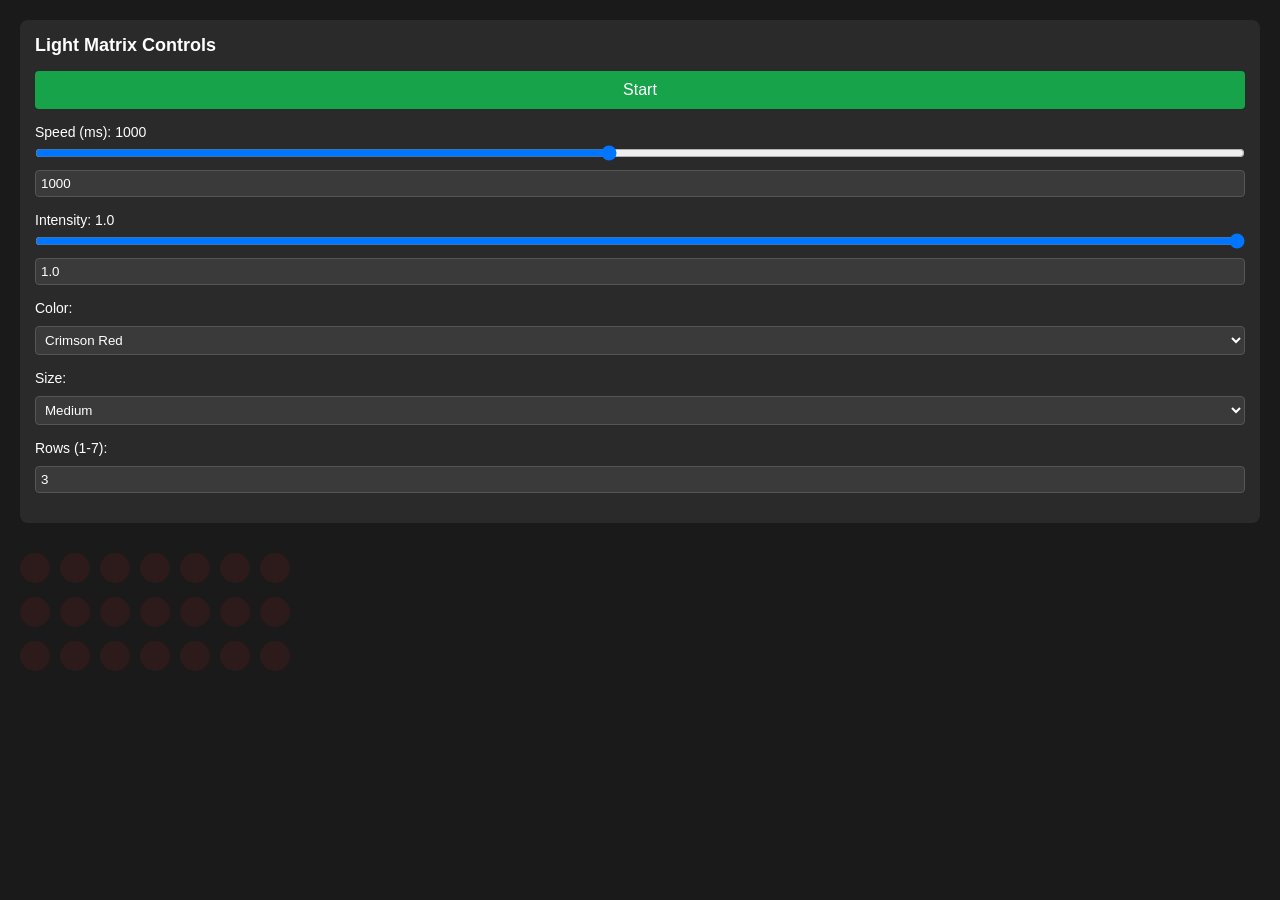
<file: lights/index.html>
<!DOCTYPE html>
<html lang="en">
<head>
    <meta charset="UTF-8">
    <meta name="viewport" content="width=device-width, initial-scale=1.0">
    <title>Ripple Light Matrix</title>
    <link rel="stylesheet" href="styles.css">
</head>
<body>
    <div id="control-panel">
        <h2>Light Matrix Controls</h2>
        
        <div class="control-group">
            <button id="start-stop-btn">Start</button>
        </div>
        
        <div class="control-group">
            <label for="interval-input">Speed (ms): <span id="interval-value">1000</span></label>
            <input type="range" id="interval-input" min="100" max="2000" value="1000">
            <input type="number" id="interval-number" min="100" max="2000" value="1000">
        </div>
        
        <div class="control-group">
            <label for="intensity-input">Intensity: <span id="intensity-value">1.0</span></label>
            <input type="range" id="intensity-input" min="30" max="100" value="100">
            <input type="number" id="intensity-number" min="0.3" max="1.0" step="0.01" value="1.0">
        </div>
        
        <div class="control-group">
            <label for="color-select">Color:</label>
            <select id="color-select">
                <option value="#dc2626">Crimson Red</option>
                <option value="#16a34a">Emerald Green</option>
                <option value="#ca8a04">Classic Gold</option>
                <option value="#2563eb">Royal Blue</option>
            </select>
        </div>
        
        <div class="control-group">
            <label for="size-select">Size:</label>
            <select id="size-select">
                <option value="20px">Small</option>
                <option value="30px" selected>Medium</option>
                <option value="40px">Large</option>
            </select>
        </div>
        
        <div class="control-group">
            <label for="row-count">Rows (1-7):</label>
            <input type="number" id="row-count" min="1" max="7" value="3">
        </div>
    </div>
    
    <div id="lights-display-matrix"></div>
    
    <script src="app.js"></script>
</body>
</html>
</file>
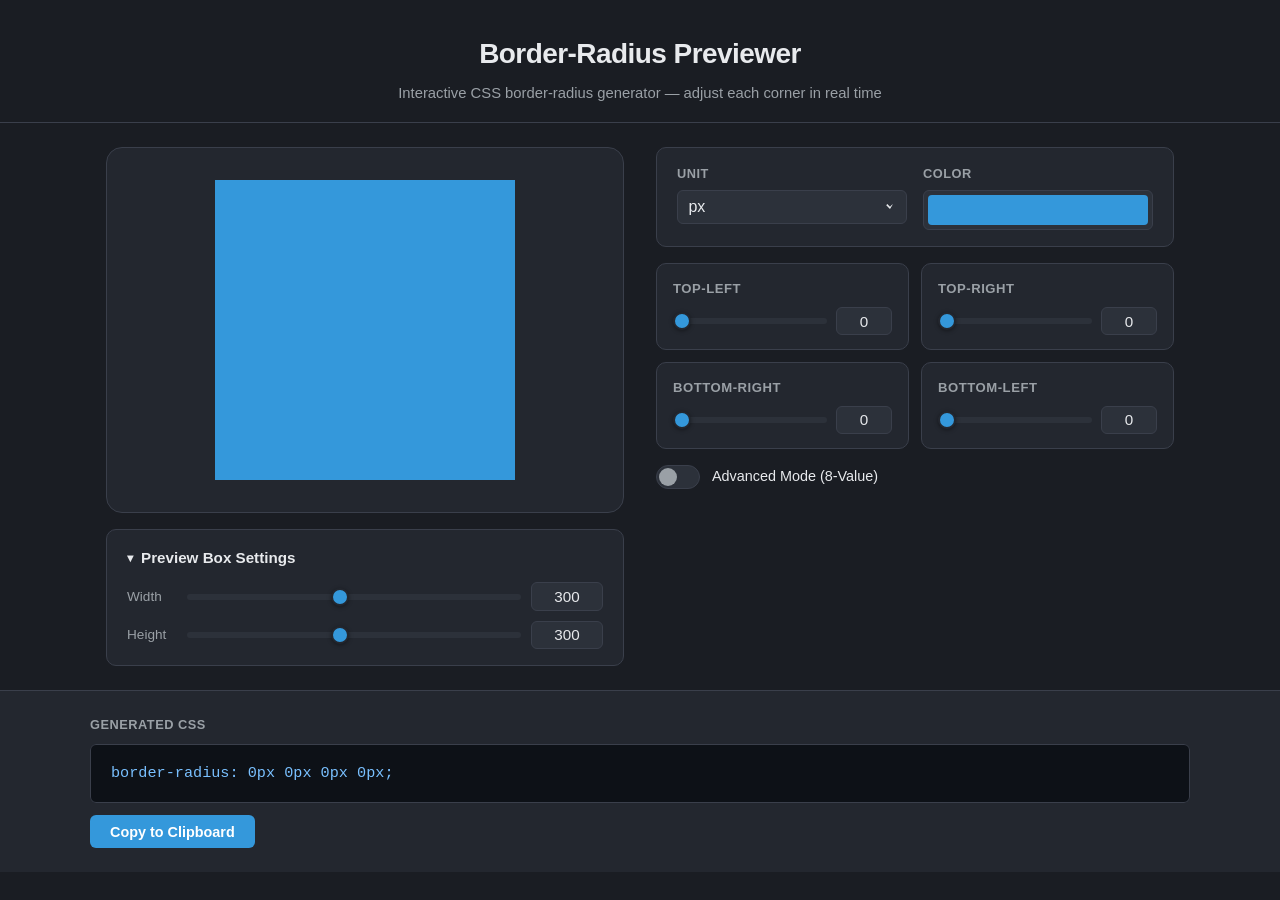
<file: border_radius_previewer/radius_tool.html>
<!DOCTYPE html>
<html lang="en">
<head>
    <meta charset="UTF-8">
    <meta name="viewport" content="width=device-width, initial-scale=1.0">
    <title>Border-Radius Previewer</title>
    <style>
*, *::before, *::after {
    box-sizing: border-box;
    margin: 0;
    padding: 0;
}

:root {
    --bg: #1a1d23;
    --surface: #23272f;
    --surface-alt: #2c313a;
    --text-primary: #e8eaed;
    --text-secondary: #9aa0a6;
    --accent: #3498db;
    --accent-hover: #2980b9;
    --accent-success: #27ae60;
    --border: #3a3f4b;
    --focus-ring: 3px solid #5cadef;
    --radius-sm: 6px;
    --radius-md: 10px;
    --radius-lg: 16px;
    font-size: 16px;
}

html, body {
    min-height: 100%;
}

body {
    font-family: -apple-system, BlinkMacSystemFont, 'Segoe UI', Roboto, Oxygen, Ubuntu, Cantarell, sans-serif;
    background-color: var(--bg);
    color: var(--text-primary);
    line-height: 1.6;
    display: flex;
    flex-direction: column;
    align-items: stretch;
}

header {
    text-align: center;
    padding: 2rem 1rem 1rem;
    border-bottom: 1px solid var(--border);
}

header h1 {
    font-size: 1.75rem;
    font-weight: 700;
    letter-spacing: -0.02em;
    color: var(--text-primary);
}

header p {
    margin-top: 0.35rem;
    font-size: 0.925rem;
    color: var(--text-secondary);
}

.container {
    display: grid;
    grid-template-columns: 1fr 1fr;
    gap: 2rem;
    max-width: 1100px;
    margin: 0 auto;
    padding: 1.5rem 1rem;
    width: 100%;
    flex: 1;
}

@media (max-width: 768px) {
    .container {
        grid-template-columns: 1fr;
    }
}

/* ── Preview Section ── */

.preview-section {
    display: flex;
    flex-direction: column;
    gap: 1rem;
}

.preview-wrapper {
    display: flex;
    align-items: center;
    justify-content: center;
    background-color: var(--surface);
    border-radius: var(--radius-lg);
    border: 1px solid var(--border);
    padding: 2rem;
    min-height: 340px;
    overflow: hidden;
}

#preview-box {
    background-color: #3498db;
    transition: background-color 0.2s ease, border-radius 0.05s linear, width 0.2s ease, height 0.2s ease;
    will-change: border-radius;
    width: 300px;
    height: 300px;
    border-radius: 0px;
    flex-shrink: 0;
}

/* ── Settings Panel ── */

.settings-panel {
    background-color: var(--surface);
    border: 1px solid var(--border);
    border-radius: var(--radius-md);
    padding: 1rem 1.25rem;
}

.settings-panel summary {
    font-weight: 600;
    font-size: 0.95rem;
    cursor: pointer;
    margin-bottom: 0.75rem;
    list-style: none;
    display: flex;
    align-items: center;
    gap: 0.5rem;
    user-select: none;
}

.settings-panel summary::-webkit-details-marker {
    display: none;
}

.settings-panel summary::before {
    content: '▸';
    font-size: 0.75rem;
    transition: transform 0.2s;
}

.settings-panel[open] summary::before {
    transform: rotate(90deg);
}

.settings-group {
    display: flex;
    align-items: center;
    gap: 0.75rem;
    margin-bottom: 0.6rem;
}

.settings-group:last-child {
    margin-bottom: 0;
}

.settings-group label {
    flex: 0 0 48px;
    font-size: 0.85rem;
    color: var(--text-secondary);
}

.settings-input-row {
    flex: 1;
    display: flex;
    align-items: center;
    gap: 0.6rem;
}

.settings-input-row input[type="range"] {
    flex: 1;
}

.settings-input-row input[type="number"] {
    width: 72px;
}

/* ── Controls Section ── */

.controls-section {
    display: flex;
    flex-direction: column;
    gap: 1rem;
}

.global-settings {
    display: flex;
    gap: 1rem;
    background-color: var(--surface);
    border: 1px solid var(--border);
    border-radius: var(--radius-md);
    padding: 1rem 1.25rem;
}

.setting-item {
    display: flex;
    flex-direction: column;
    gap: 0.35rem;
    flex: 1;
}

.setting-item label {
    font-size: 0.8rem;
    font-weight: 600;
    color: var(--text-secondary);
    text-transform: uppercase;
    letter-spacing: 0.04em;
}

/* Custom select */
#unit-select {
    appearance: none;
    -webkit-appearance: none;
    background-color: var(--surface-alt);
    border: 1px solid var(--border);
    color: var(--text-primary);
    padding: 0.45rem 2rem 0.45rem 0.65rem;
    border-radius: var(--radius-sm);
    font-size: 1rem;
    cursor: pointer;
    background-image: url("data:image/svg+xml,%3Csvg xmlns='http://www.w3.org/2000/svg' width='12' height='12' fill='%23e8eaed' viewBox='0 0 16 16'%3E%3Cpath d='M8 10.5l-5-5 1.41-1.41L8 7.67l3.59-3.58L11 5.5z'/%3E%3C/svg%3E");
    background-repeat: no-repeat;
    background-position: right 0.6rem center;
    min-width: 80px;
}

#unit-select:focus {
    outline: none;
    border-color: var(--accent);
    box-shadow: var(--focus-ring);
}

/* Custom color picker */
#color-picker {
    -webkit-appearance: none;
    appearance: none;
    width: 100%;
    height: 40px;
    border: 1px solid var(--border);
    border-radius: var(--radius-sm);
    background-color: var(--surface-alt);
    cursor: pointer;
    padding: 4px;
}

#color-picker::-webkit-color-swatch-wrapper {
    padding: 0;
}

#color-picker::-webkit-color-swatch {
    border: none;
    border-radius: 4px;
}

#color-picker:focus {
    outline: none;
    box-shadow: var(--focus-ring);
    border-color: var(--accent);
}

/* ── Corner Controls ── */

.corner-controls {
    display: grid;
    grid-template-columns: 1fr 1fr;
    gap: 0.75rem;
}

@media (max-width: 480px) {
    .corner-controls {
        grid-template-columns: 1fr;
    }
}

.corner-group {
    background-color: var(--surface);
    border: 1px solid var(--border);
    border-radius: var(--radius-md);
    padding: 0.85rem 1rem;
}

.corner-label {
    display: block;
    font-size: 0.82rem;
    font-weight: 600;
    color: var(--text-secondary);
    text-transform: uppercase;
    letter-spacing: 0.04em;
    margin-bottom: 0.5rem;
}

.corner-inputs {
    display: flex;
    align-items: center;
    gap: 0.6rem;
}

/* ── Range Slider ── */

input[type="range"] {
    -webkit-appearance: none;
    appearance: none;
    width: 100%;
    height: 6px;
    background: var(--surface-alt);
    border-radius: 999px;
    border: none;
    cursor: pointer;
    outline: none;
}

input[type="range"]::-webkit-slider-thumb {
    -webkit-appearance: none;
    width: 18px;
    height: 18px;
    border-radius: 50%;
    background-color: var(--accent);
    border: 2px solid var(--surface);
    box-shadow: 0 1px 4px rgba(0,0,0,0.4);
    cursor: pointer;
    transition: background-color 0.15s;
}

input[type="range"]::-moz-range-thumb {
    width: 18px;
    height: 18px;
    border-radius: 50%;
    background-color: var(--accent);
    border: 2px solid var(--surface);
    box-shadow: 0 1px 4px rgba(0,0,0,0.4);
    cursor: pointer;
}

input[type="range"]:focus {
    outline: none;
    box-shadow: var(--focus-ring);
    border-radius: 999px;
}

input[type="range"]:hover::-webkit-slider-thumb {
    background-color: var(--accent-hover);
}

/* ── Number Input ── */

.corner-number,
.settings-input-row input[type="number"] {
    -moz-appearance: textfield;
    -webkit-appearance: none;
    appearance: none;
    background-color: var(--surface-alt);
    border: 1px solid var(--border);
    color: var(--text-primary);
    padding: 0.3rem 0.5rem;
    border-radius: var(--radius-sm);
    text-align: center;
    font-size: 0.95rem;
    font-family: inherit;
    width: 72px;
}

input[type="number"]::-webkit-outer-spin-button,
input[type="number"]::-webkit-inner-spin-button {
    -webkit-appearance: none;
    margin: 0;
}

.corner-number:focus,
.settings-input-row input[type="number"]:focus {
    outline: none;
    border-color: var(--accent);
    box-shadow: var(--focus-ring);
}

/* ── Toggle Switch ── */

.advanced-toggle {
    display: flex;
    align-items: center;
}

.toggle-switch {
    display: inline-flex;
    align-items: center;
    gap: 0.75rem;
    cursor: pointer;
    user-select: none;
}

.toggle-switch input[type="checkbox"] {
    position: absolute;
    opacity: 0;
    width: 0;
    height: 0;
}

.toggle-slider {
    position: relative;
    width: 44px;
    height: 24px;
    background-color: var(--surface-alt);
    border: 1px solid var(--border);
    border-radius: 999px;
    transition: background-color 0.2s;
    flex-shrink: 0;
}

.toggle-slider::after {
    content: '';
    position: absolute;
    top: 2px;
    left: 2px;
    width: 18px;
    height: 18px;
    background-color: var(--text-secondary);
    border-radius: 50%;
    transition: transform 0.2s, background-color 0.2s;
}

.toggle-switch input:checked + .toggle-slider {
    background-color: var(--accent);
    border-color: var(--accent);
}

.toggle-switch input:checked + .toggle-slider::after {
    transform: translateX(20px);
    background-color: #fff;
}

.toggle-switch input:focus + .toggle-slider {
    box-shadow: var(--focus-ring);
}

.toggle-label {
    font-size: 0.9rem;
    font-weight: 500;
    color: var(--text-primary);
}

/* ── Advanced Panel ── */

.advanced-panel {
    background-color: var(--surface);
    border: 1px solid var(--border);
    border-radius: var(--radius-md);
    padding: 1rem 1.25rem;
}

.advanced-panel h3 {
    font-size: 1rem;
    font-weight: 600;
    margin-bottom: 0.25rem;
}

.panel-note {
    font-size: 0.8rem;
    color: var(--text-secondary);
    margin-bottom: 0.75rem;
}

.advanced-group {
    display: grid;
    grid-template-columns: 1fr 1fr;
    gap: 0.75rem;
}

@media (max-width: 480px) {
    .advanced-group {
        grid-template-columns: 1fr;
    }
}

.advanced-corner-group {
    background-color: var(--surface-alt);
    border: 1px solid var(--border);
    border-radius: var(--radius-md);
    padding: 0.85rem 1rem;
}

[hidden] {
    display: none !important;
}

/* ── Output Section ── */

.output-section {
    border-top: 1px solid var(--border);
    padding: 1.5rem 1rem;
    background-color: var(--surface);
}

.output-group {
    max-width: 1100px;
    margin: 0 auto;
}

.output-group > label {
    display: block;
    font-size: 0.8rem;
    font-weight: 600;
    color: var(--text-secondary);
    text-transform: uppercase;
    letter-spacing: 0.04em;
    margin-bottom: 0.5rem;
}

.output-code-wrapper {
    border-radius: var(--radius-sm);
    overflow: hidden;
    margin-bottom: 0.75rem;
}

.output-code {
    display: block;
    background-color: #0d1117;
    color: #79c0ff;
    font-family: 'SF Mono', 'Fira Code', 'Fira Mono', 'Cascadia Code', 'Consolas', 'Courier New', monospace;
    font-size: 0.95rem;
    line-height: 1.65;
    padding: 1rem 1.25rem;
    overflow-x: auto;
    border: 1px solid var(--border);
    border-radius: var(--radius-sm);
}

.copy-btn {
    background-color: var(--accent);
    color: #fff;
    border: none;
    padding: 0.55rem 1.25rem;
    border-radius: var(--radius-sm);
    font-size: 0.9rem;
    font-weight: 600;
    font-family: inherit;
    cursor: pointer;
    transition: background-color 0.15s, color 0.15s;
}

.copy-btn:hover {
    background-color: var(--accent-hover);
}

.copy-btn:focus {
    outline: none;
    box-shadow: var(--focus-ring);
}

.copy-btn.copied {
    background-color: var(--accent-success);
}
    </style>
</head>
<body>
    <header>
        <h1>Border-Radius Previewer</h1>
        <p>Interactive CSS border-radius generator — adjust each corner in real time</p>
    </header>

    <div class="container">
        <section class="preview-section">
            <div class="preview-wrapper">
                <div id="preview-box"></div>
            </div>
            <details open class="settings-panel">
                <summary>Preview Box Settings</summary>
                <div class="settings-group">
                    <label for="preview-width">Width</label>
                    <div class="settings-input-row">
                        <input type="range" id="preview-width-slider" min="50" max="600" value="300">
                        <input type="number" id="preview-width" min="50" max="600" value="300">
                    </div>
                </div>
                <div class="settings-group">
                    <label for="preview-height">Height</label>
                    <div class="settings-input-row">
                        <input type="range" id="preview-height-slider" min="50" max="600" value="300">
                        <input type="number" id="preview-height" min="50" max="600" value="300">
                    </div>
                </div>
            </details>
        </section>

        <section class="controls-section">
            <div class="global-settings">
                <div class="setting-item">
                    <label for="unit-select">Unit</label>
                    <select id="unit-select">
                        <option value="px" selected>px</option>
                        <option value="%">%</option>
                    </select>
                </div>
                <div class="setting-item">
                    <label for="color-picker">Color</label>
                    <input type="color" id="color-picker" value="#3498db">
                </div>
            </div>

            <div class="corner-controls" id="corner-controls">
                <div class="corner-group" data-corner="tl">
                    <span class="corner-label">Top-Left</span>
                    <div class="corner-inputs">
                        <input type="range" class="corner-slider" id="tl-slider" min="0" max="150" value="0" aria-label="Top-Left border-radius slider">
                        <input type="number" class="corner-number" id="tl-number" min="0" max="150" value="0" aria-label="Top-Left border-radius number">
                    </div>
                </div>
                <div class="corner-group" data-corner="tr">
                    <span class="corner-label">Top-Right</span>
                    <div class="corner-inputs">
                        <input type="range" class="corner-slider" id="tr-slider" min="0" max="150" value="0" aria-label="Top-Right border-radius slider">
                        <input type="number" class="corner-number" id="tr-number" min="0" max="150" value="0" aria-label="Top-Right border-radius number">
                    </div>
                </div>
                <div class="corner-group" data-corner="br">
                    <span class="corner-label">Bottom-Right</span>
                    <div class="corner-inputs">
                        <input type="range" class="corner-slider" id="br-slider" min="0" max="150" value="0" aria-label="Bottom-Right border-radius slider">
                        <input type="number" class="corner-number" id="br-number" min="0" max="150" value="0" aria-label="Bottom-Right border-radius number">
                    </div>
                </div>
                <div class="corner-group" data-corner="bl">
                    <span class="corner-label">Bottom-Left</span>
                    <div class="corner-inputs">
                        <input type="range" class="corner-slider" id="bl-slider" min="0" max="150" value="0" aria-label="Bottom-Left border-radius slider">
                        <input type="number" class="corner-number" id="bl-number" min="0" max="150" value="0" aria-label="Bottom-Left border-radius number">
                    </div>
                </div>
            </div>

            <div class="advanced-toggle">
                <label class="toggle-switch">
                    <input type="checkbox" id="advanced-toggle">
                    <span class="toggle-slider"></span>
                    <span class="toggle-label">Advanced Mode (8-Value)</span>
                </label>
            </div>

            <div class="advanced-panel" id="advanced-panel" hidden>
                <h3>Advanced Controls</h3>
                <p class="panel-note">Set separate horizontal and vertical radii for each corner.</p>
                <div class="advanced-group">
                    <div class="advanced-corner-group" data-corner="tl-v">
                        <span class="corner-label">Top-Left Vertical</span>
                        <div class="corner-inputs">
                            <input type="range" class="corner-slider" id="tl-v-slider" min="0" max="150" value="0" aria-label="Top-Left vertical border-radius slider">
                            <input type="number" class="corner-number" id="tl-v-number" min="0" max="150" value="0" aria-label="Top-Left vertical border-radius number">
                        </div>
                    </div>
                    <div class="advanced-corner-group" data-corner="tr-v">
                        <span class="corner-label">Top-Right Vertical</span>
                        <div class="corner-inputs">
                            <input type="range" class="corner-slider" id="tr-v-slider" min="0" max="150" value="0" aria-label="Top-Right vertical border-radius slider">
                            <input type="number" class="corner-number" id="tr-v-number" min="0" max="150" value="0" aria-label="Top-Right vertical border-radius number">
                        </div>
                    </div>
                    <div class="advanced-corner-group" data-corner="br-v">
                        <span class="corner-label">Bottom-Right Vertical</span>
                        <div class="corner-inputs">
                            <input type="range" class="corner-slider" id="br-v-slider" min="0" max="150" value="0" aria-label="Bottom-Right vertical border-radius slider">
                            <input type="number" class="corner-number" id="br-v-number" min="0" max="150" value="0" aria-label="Bottom-Right vertical border-radius number">
                        </div>
                    </div>
                    <div class="advanced-corner-group" data-corner="bl-v">
                        <span class="corner-label">Bottom-Left Vertical</span>
                        <div class="corner-inputs">
                            <input type="range" class="corner-slider" id="bl-v-slider" min="0" max="150" value="0" aria-label="Bottom-Left vertical border-radius slider">
                            <input type="number" class="corner-number" id="bl-v-number" min="0" max="150" value="0" aria-label="Bottom-Left vertical border-radius number">
                        </div>
                    </div>
                </div>
            </div>
        </section>
    </div>

    <footer class="output-section">
        <div class="output-group">
            <label for="css-output">Generated CSS</label>
            <div class="output-code-wrapper">
                <code id="css-output" class="output-code" readonly></code>
            </div>
            <button id="copy-btn" class="copy-btn">Copy to Clipboard</button>
        </div>
    </footer>

    <script>
(function () {
    'use strict';

    const state = {
        unit: 'px',
        tl: 0, tr: 0, br: 0, bl: 0,
        tlV: 0, trV: 0, brV: 0, blV: 0,
        color: '#3498db',
        width: 300,
        height: 300,
        advanced: false,
    };

    const MAX_PX = 150;
    const MAX_PCT = 50;

    function debounce(fn, delay) {
        let timer;
        return function () {
            const args = arguments;
            clearTimeout(timer);
            timer = setTimeout(function () { fn.apply(null, args); }, delay);
        };
    }

    var previewBox     = document.getElementById('preview-box');
    var unitSelect     = document.getElementById('unit-select');
    var colorPicker    = document.getElementById('color-picker');
    var copyBtn        = document.getElementById('copy-btn');
    var cssOutput      = document.getElementById('css-output');
    var advancedToggle = document.getElementById('advanced-toggle');
    var advancedPanel  = document.getElementById('advanced-panel');
    var widthSlider    = document.getElementById('preview-width-slider');
    var widthInput     = document.getElementById('preview-width');
    var heightSlider   = document.getElementById('preview-height-slider');
    var heightInput    = document.getElementById('preview-height');

    var corners = ['tl', 'tr', 'br', 'bl'];

    function clamp(val, min, max) { return Math.max(min, Math.min(max, val)); }

    function sanitizeNumber(str) {
        var parsed = parseFloat(str);
        return isNaN(parsed) ? 0 : Math.round(parsed);
    }

    function getMax() { return state.unit === 'px' ? MAX_PX : MAX_PCT; }

    function setControlsRange(key, max) {
        var slider = document.getElementById(key + '-slider');
        var number = document.getElementById(key + '-number');
        if (slider) slider.max = max;
        if (number) number.max = max;
    }

    function updateSliderFromState() {
        corners.forEach(function (c) {
            var slider = document.getElementById(c + '-slider');
            var number = document.getElementById(c + '-number');
            if (slider) slider.value = state[c];
            if (number) number.value = state[c];
        });
        if (state.advanced) {
            corners.forEach(function (c) {
                var sliderV = document.getElementById(c + '-v-slider');
                var numberV = document.getElementById(c + '-v-number');
                var vKey = c + 'V';
                if (sliderV) sliderV.value = state[vKey];
                if (numberV) numberV.value = state[vKey];
            });
        }
    }

    function rebuildSliders(max) {
        corners.forEach(function (c) {
            setControlsRange(c, max);
            setControlsRange(c + '-v', max);
        });
        updateSliderFromState();
    }

    function buildCssString() {
        var u = state.unit;
        var prefix = function (v) { return v + u; };
        if (state.advanced) {
            var h = prefix(state.tl) + ' ' + prefix(state.tr) + ' ' + prefix(state.br) + ' ' + prefix(state.bl);
            var v = prefix(state.tlV) + ' ' + prefix(state.trV) + ' ' + prefix(state.brV) + ' ' + prefix(state.blV);
            return 'border-radius: ' + h + ' / ' + v + ';';
        }
        var vals = prefix(state.tl) + ' ' + prefix(state.tr) + ' ' + prefix(state.br) + ' ' + prefix(state.bl);
        return 'border-radius: ' + vals + ';';
    }

    var rafPending = false;

    function updateUi() {
        if (rafPending) return;
        rafPending = true;
        requestAnimationFrame(function () {
            rafPending = false;
            var css = buildCssString();
            cssOutput.textContent = css;
            previewBox.style.borderRadius = state.advanced
                ? state.tl + state.unit + ' ' + state.tr + state.unit + ' ' + state.br + state.unit + ' ' + state.bl + state.unit + ' / '
                    + state.tlV + state.unit + ' ' + state.trV + state.unit + ' ' + state.brV + state.unit + ' ' + state.blV + state.unit
                : state.tl + state.unit + ' ' + state.tr + state.unit + ' ' + state.br + state.unit + ' ' + state.bl + state.unit;
        });
    }

    function updatePreviewBoxStyle() {
        previewBox.style.backgroundColor = state.color;
        previewBox.style.width = state.width + 'px';
        previewBox.style.height = state.height + 'px';
    }

    unitSelect.addEventListener('change', function () {
        var prevMax = state.unit === 'px' ? MAX_PX : MAX_PCT;
        state.unit = unitSelect.value;
        var newMax = getMax();
        var ratio = newMax / prevMax;
        corners.forEach(function (c) {
            state[c] = clamp(Math.round(state[c] * ratio), 0, newMax);
        });
        if (state.advanced) {
            corners.forEach(function (c) {
                var vKey = c + 'V';
                state[vKey] = clamp(Math.round(state[vKey] * ratio), 0, newMax);
            });
        }
        rebuildSliders(newMax);
        updateUi();
    });

    colorPicker.addEventListener('input', function () {
        state.color = colorPicker.value;
        updatePreviewBoxStyle();
    });

    function syncSizeControls(dir, val) {
        var sl  = dir === 'width' ? widthSlider  : heightSlider;
        var inp = dir === 'width' ? widthInput   : heightInput;
        state[dir] = val;
        if (sl)  sl.value  = val;
        if (inp) inp.value = val;
        updatePreviewBoxStyle();
    }

    widthSlider.addEventListener('input',  function () { syncSizeControls('width',  +widthSlider.value); });
    widthInput.addEventListener('input',   function () { syncSizeControls('width',  clamp(sanitizeNumber(widthInput.value),  50, 600)); });
    heightSlider.addEventListener('input', function () { syncSizeControls('height', +heightSlider.value); });
    heightInput.addEventListener('input',  function () { syncSizeControls('height', clamp(sanitizeNumber(heightInput.value), 50, 600)); });

    function bindCornerControl(c, isVertical) {
        var suffix = isVertical ? '-v' : '';
        var slider = document.getElementById(c + suffix + '-slider');
        var number = document.getElementById(c + suffix + '-number');
        var key = c + (isVertical ? 'V' : '');

        if (slider) {
            slider.addEventListener('input', function () {
                state[key] = +slider.value;
                if (number) number.value = state[key];
                updateUi();
            });
        }
        if (number) {
            number.addEventListener('input', debounce(function () {
                var val = clamp(sanitizeNumber(number.value), 0, getMax());
                state[key] = val;
                if (slider) slider.value = val;
                number.value = val;
                updateUi();
            }, 150));
        }
    }

    corners.forEach(function (c) {
        bindCornerControl(c, false);
        bindCornerControl(c, true);
    });

    advancedToggle.addEventListener('change', function () {
        state.advanced = advancedToggle.checked;
        advancedPanel.hidden = !state.advanced;
        if (state.advanced) {
            corners.forEach(function (c) {
                state[c + 'V'] = state[c];
            });
            updateSliderFromState();
        }
        updateUi();
    });

    copyBtn.addEventListener('click', function () {
        var css = buildCssString();
        if (navigator.clipboard && navigator.clipboard.writeText) {
            navigator.clipboard.writeText(css).then(function () {
                showCopied();
            }).catch(function () { fallbackCopy(css); });
        } else {
            fallbackCopy(css);
        }
    });

    function showCopied() {
        copyBtn.textContent = 'Copied!';
        copyBtn.classList.add('copied');
        setTimeout(function () {
            copyBtn.textContent = 'Copy to Clipboard';
            copyBtn.classList.remove('copied');
        }, 1800);
    }

    function fallbackCopy(text) {
        try {
            var ta = document.createElement('textarea');
            ta.value = text;
            ta.style.position = 'fixed';
            ta.style.opacity = '0';
            document.body.appendChild(ta);
            ta.select();
            ta.setSelectionRange(0, ta.value.length);
            var ok = document.execCommand('copy');
            document.body.removeChild(ta);
            if (ok) showCopied();
        } catch (e) {
            copyBtn.textContent = 'Copy failed';
            setTimeout(function () { copyBtn.textContent = 'Copy to Clipboard'; }, 1800);
        }
    }

    updatePreviewBoxStyle();
    updateUi();
})();
    </script>
</body>
</html>
</file>
<file: lights/styles.css>
* {
    margin: 0;
    padding: 0;
    box-sizing: border-box;
}

body {
    font-family: Arial, sans-serif;
    background-color: #1a1a1a;
    color: #fff;
    padding: 20px;
}

#control-panel {
    display: block;
    margin-bottom: 30px;
    padding: 15px;
    background-color: #2a2a2a;
    border-radius: 8px;
}

#control-panel h2 {
    margin-bottom: 15px;
    font-size: 18px;
}

.control-group {
    margin-bottom: 15px;
}

.control-group label {
    display: block;
    margin-bottom: 5px;
    font-size: 14px;
}

.control-group input[type="range"] {
    width: 100%;
}

.control-group select,
.control-group input[type="number"] {
    width: 100%;
    padding: 5px;
    margin-top: 5px;
    background-color: #3a3a3a;
    color: #fff;
    border: 1px solid #555;
    border-radius: 4px;
}

#start-stop-btn {
    width: 100%;
    padding: 10px;
    background-color: #16a34a;
    color: #fff;
    border: none;
    border-radius: 4px;
    cursor: pointer;
    font-size: 16px;
}

#start-stop-btn:hover {
    background-color: #15803d;
}

#lights-display-matrix {
    display: block;
}

.light-row {
    display: block;
    margin-bottom: 10px;
}

.light-circle {
    display: inline-block;
    border-radius: 50%;
    background-color: #dc2626;
    opacity: 0.1;
    margin-right: 10px;
    cursor: pointer;
    transition: opacity 0.15s ease-in-out;
}

.light-circle:hover {
    opacity: 0.3;
}

.light-popup {
    position: fixed;
    background-color: #3a3a3a;
    border: 1px solid #555;
    border-radius: 8px;
    padding: 15px;
    z-index: 1000;
    min-width: 200px;
}

.light-popup h4 {
    margin-bottom: 10px;
    font-size: 14px;
}

.light-popup .popup-control {
    margin-bottom: 8px;
}

.light-popup label {
    display: block;
    font-size: 12px;
    margin-bottom: 3px;
}

.light-popup input[type="color"] {
    width: 100%;
    height: 30px;
    border: none;
    cursor: pointer;
}

.light-popup button {
    margin-top: 10px;
    padding: 5px 10px;
    background-color: #2563eb;
    color: #fff;
    border: none;
    border-radius: 4px;
    cursor: pointer;
}

.light-popup button:hover {
    background-color: #1d4ed8;
}
</file>
